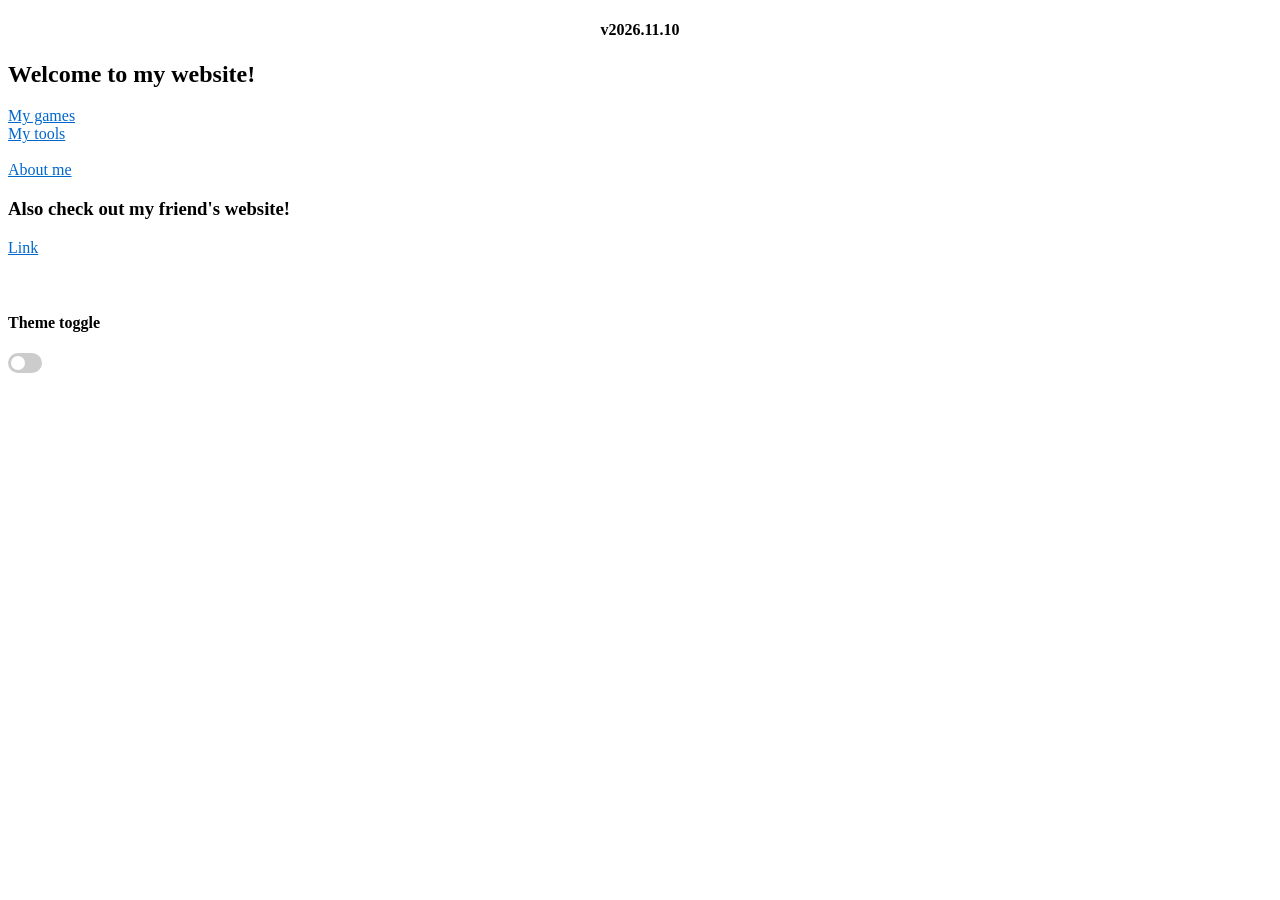
<file: index.html>
<!DOCTYPE html>
<html lang="en">
    <head>
        <meta charset="UTF-8">
        <meta name="viewport" content="width=device-width, initial-scale=1">
        <title>Oorecco</title>

        <style>
            body {
                background-color: white;
                color: black;
                transition: 0.4s;
            }

            body.dark-mode {
                background-color: #121212;
                color: white;
            }

            a {
                color: #0066cc;
                text-decoration: underline;
                transition: color 0.2s ease;
            }

            a:hover, a:focus {
                color: #004499;
                text-decoration: none;
            }
            /* The container switch box */
            .switch {
                position: relative;
                display: inline-block;
                width: 34px;
                height: 20px;
            }

            /* Hide default HTML checkbox styling */
            .switch input {
                opacity: 0;
                width: 0;
                height: 0;
            }

            /* The background track of the slider */
            .slider {
                position: absolute;
                cursor: pointer;
                top: 0;
                left: 0;
                right: 0;
                bottom: 0;
                background-color: #ccc; /* Light mode color */
                transition: 0.4s;
                border-radius: 20px;
            }

            /* The actual moving circle indicator */
            .slider:before {
                position: absolute;
                content: "";
                height: 14px;
                width: 14px;
                left: 3px;
                bottom: 3px;
                background-color: white;
                transition: 0.4s;
                border-radius: 50%;
            }

            /* Background behavior when checked */
            input:checked + .slider {
                background-color: #2196F3; /* Dark mode / Active color */
            }

            /* Moves the circle forward when checked */
            input:checked + .slider:before {
            transform: translateX(14px);
            }

        </style>
    </head>
    <body>
        <h4 id="version" style="text-align: center">v2026.11.10</h4>
        <h2>Welcome to my website!</h2>
        <a href="games">My games</a>
        <br>
        <a href="tools">My tools</a>
        <br>
        <br>
        <a href="about">About me</a>

        <br>
        <h3>Also check out my friend's website!</h3>
        <a href="https://simple-tools-xi.vercel.app">Link</a>

        <br> 
        <br>
        <br>
        <h4>Theme toggle</h4>

        <label class="switch">
            <input type="checkbox" id="theme-toggle">
            <span class="slider"></span>
        </label>

        <script>
            const toggle = document.getElementById("theme-toggle");

            toggle.addEventListener('change', () => {
                if (toggle.checked) {
                    document.body.classList.add('dark-mode');
                } else {
                    document.body.classList.remove('dark-mode');
                }
            })
        </script>
    </body>
</html>
</file>
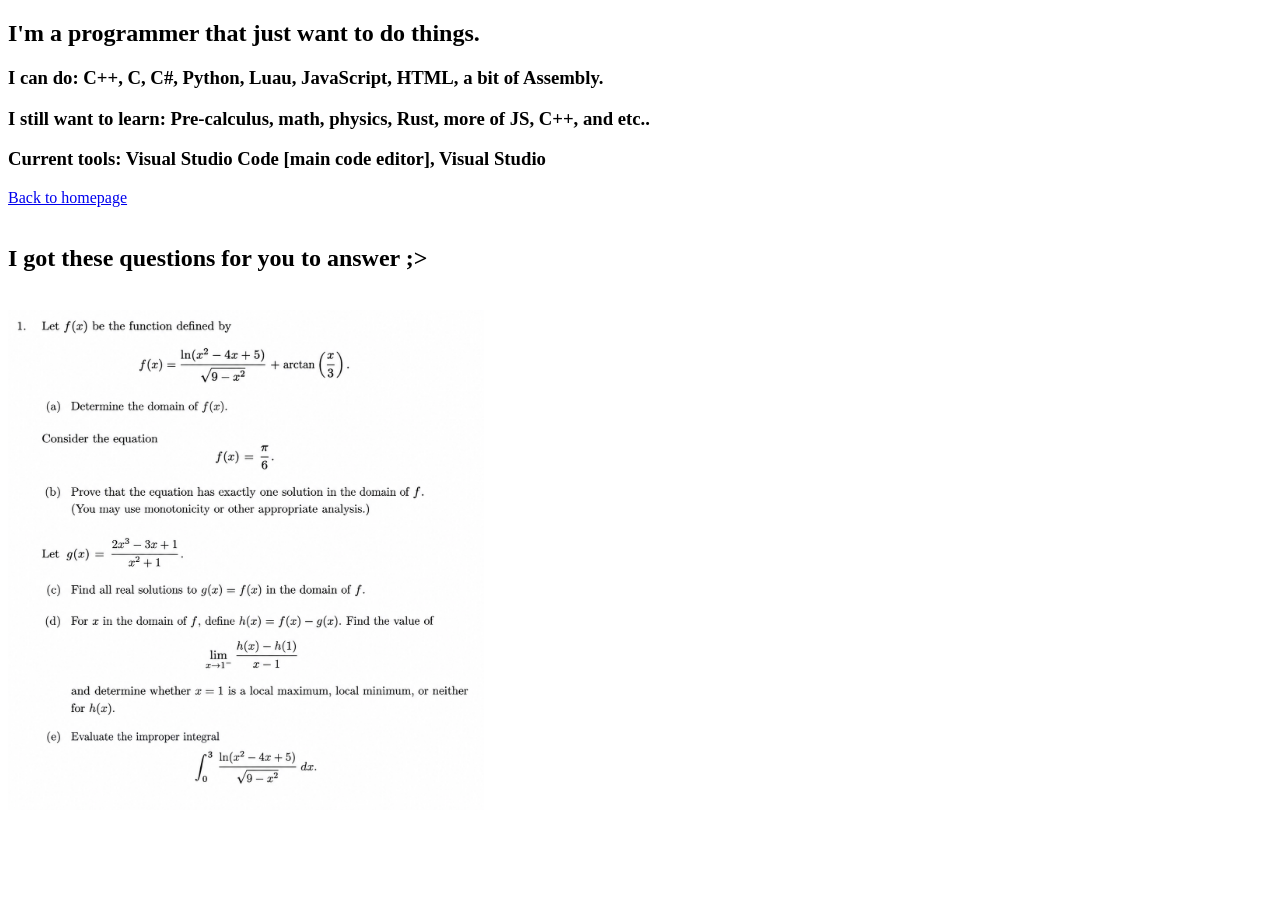
<file: about/index.html>
<!DOCTYPE html>
<html lang="en">
    <head>
        <meta charset="UTF-8">
        <meta name="viewport" content="width=device-width, initial-scale=1">
        <title>About me</title>
    </head>
    <body>
        <h2>I'm a programmer that just want to do things.</h2>

        <h3>I can do: C++, C, C#, Python, Luau, JavaScript, HTML, a bit of Assembly.</h3>
        <h3>I still want to learn: Pre-calculus, math, physics, Rust, more of JS, C++, and etc..</h3>
        <h3>Current tools: Visual Studio Code [main code editor], Visual Studio</h3>
        <a href="../">Back to homepage</a>
        <br>
        <br>
        <h2>I got these questions for you to answer ;></h2>
        <br>
        <img src="../assets/lol.png" height="500">
    </body>
</html>
</file>
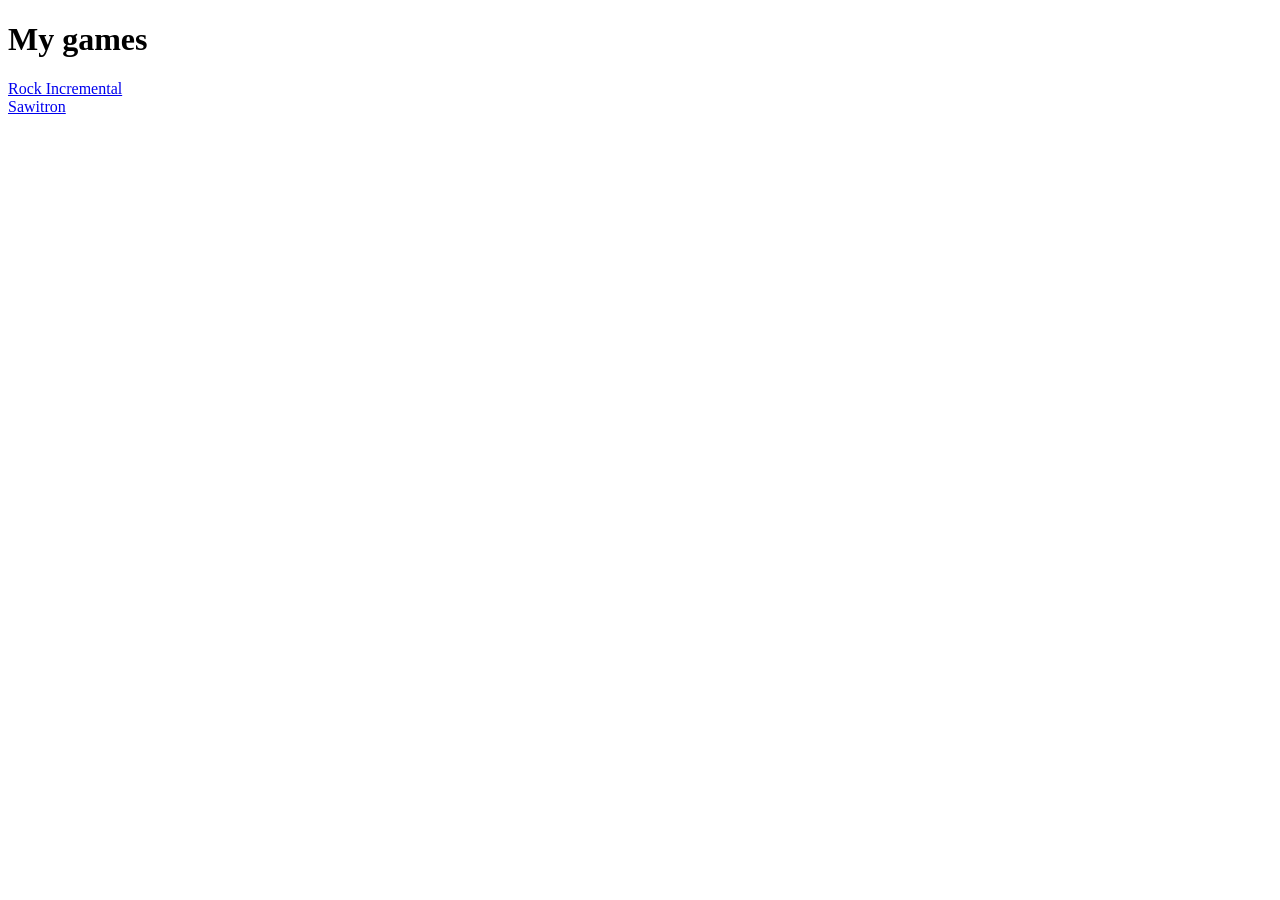
<file: games/index.html>
<!DOCTYPE html>
<html lang="en">
    <head>
        <meta charset="UTF-8">
        <meta name="viewport" content="width=device-width, initial-scale=1">
        <title>My games</title>
    </head>
    <body>
        <h1>My games</h1>
        <a href="/games/rockincremental">Rock Incremental</a>
        <br>
        <a href="/games/sawitron">Sawitron</a>
    </body>
</html>
</file>
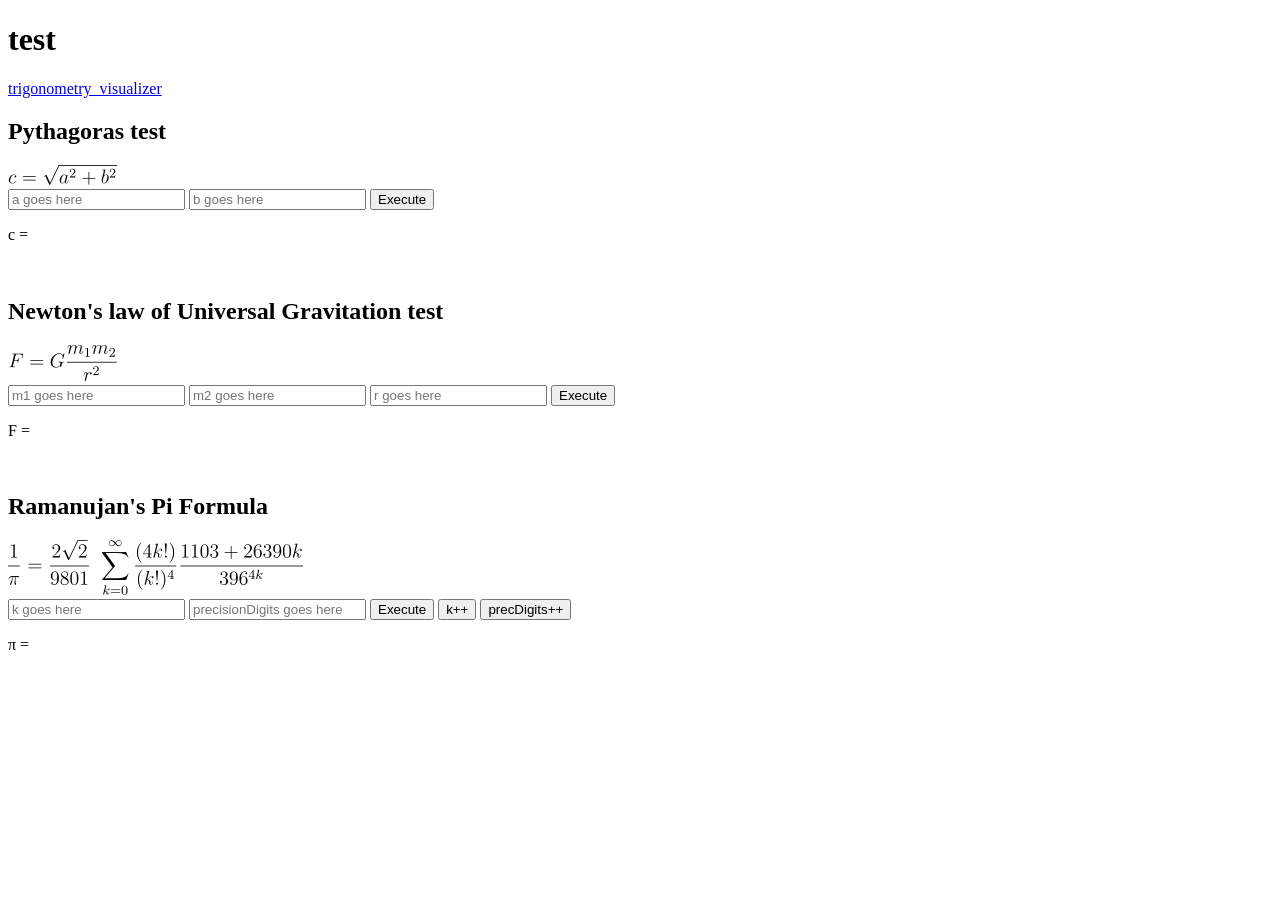
<file: tools/index.html>
<!DOCTYPE html>
<html>
    <head>
        <meta charset="UTF-8">
        <meta name="viewport" content="width=device-width, initial-scale=1">
        <title>Tools</title>
    </head> 
    <body>
        <h1>test</h1>
        <a href="../tools/trigonometry_visualizer.html">trigonometry_visualizer</a> 
        <h2>Pythagoras test</h2>
        <img src="../assets/tools/equation1.png"></img>
        <br>
        <input id="a-holder" placeholder="a goes here"></input>
        <input id="b-holder" placeholder="b goes here"></input>
        <button onclick="handleclick();">Execute</button>
        <p id="c-text"> c = </p>
        
        <br>

        <h2>Newton's law of Universal Gravitation test</h2>
        <img src="../assets/tools/equation2.png"></img>
        <br>
        <input id="m1-holder" placeholder="m1 goes here"></input>
        <input id="m2-holder" placeholder="m2 goes here"></input>
        <input id="r-holder" placeholder="r goes here"></input>
        <button onclick="anotherClick();">Execute</button>
        <p id="f-text"> F = </p>

        <br>

        <h2>Ramanujan's Pi Formula</h2>
        <img src="../assets/tools/equation3.png"></img>
        <br>
        <input id="k-holder" placeholder="k goes here"></input>
        <input id="prec-holder" placeholder="precisionDigits goes here"></input>
        <button onclick="againClick();">Execute</button>
        <button onclick='let num = Number.parseInt(document.getElementById("k-holder").value); if (Number.isNaN(num)) { document.getElementById("k-holder").value = 0;} else { num++; document.getElementById("k-holder").value = num.toString(); againClick(); }'>k++</button>
        <button onclick='let num2 = Number.parseInt(document.getElementById("prec-holder").value); if (Number.isNaN(num2)) { document.getElementById("prec-holder").value = 0;} else { num2++; document.getElementById("prec-holder").value = num2.toString(); againClick(); }'>precDigits++</button>
        <p id="pi-text">π = </p>

        <script src="../tools/js/main.js"></script>
    </body>
</html>
</file>
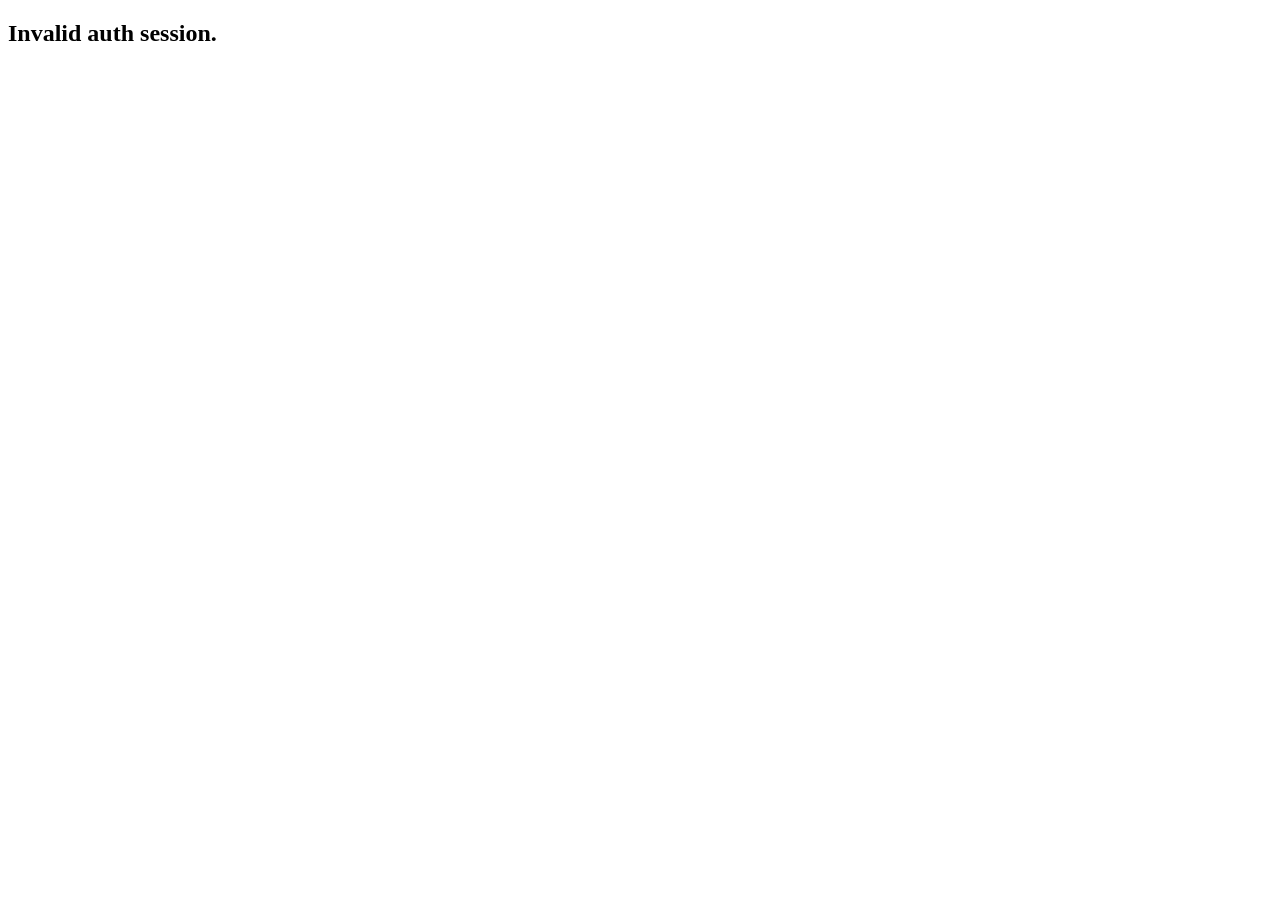
<file: auth/callback/index.html>
<!DOCTYPE html>
<html lang="en">
    <head>
        <meta charset="UTF-8">
        <title>Authenticating..</title>
    </head>
    <body>
        <div>
            <h2 id="auth-status">Logging you in, please wait..</h2>
        </div>

        <script>
            const COOKIE_PATH = window.location.pathname.replace(/[^/]*$/, '');

            // HELPER FUNCTIONS
            function setCookie(name, value, maxAgeSeconds) {
                document.cookie = name + '=' + encodeURIComponent(value) + 
                    '; Max-Age=' + Math.max(0, Math.floor(maxAgeSeconds)) +
                    '; Path=' + COOKIE_PATH +
                    '; SameSite=Lax' + 
                    'Secure';
            }

            function getCookie(name) {
                const match = document.cookie.split('; ').find(c => c.startsWith(name + "="));
                return match ? decodeURIComponent(match.substring(name.length + 1)) : null;
            }

            function deleteCookie(name) {
                document.cookie = name + '=; Max-Age=0; Path=' + COOKIE_PATH;
            }

            (function() {
                const authText = document.getElementById("auth-status");
                const hash = window.location.hash;

                if (!hash) {
                    authText.innerHTML = "Invalid auth session.";
                    return;
                }

                const params = new URLSearchParams(hash.substring(1));
                const token = params.get('access_token');
                const error = params.get('error');
                const state = params.get('state');
                const expiresIn = params.get('expires_in')

                window.history.replaceState({}, document.title, window.location.pathname + window.location.search);
                
                if (window.opener) {
                    window.opener.postMessage({
                        type: 'OAUTH_SUCCESS',
                        accessToken: token,
                        state: state,
                        error: error,
                        expires_in: expiresIn
                    }, window.location.origin);
                }
                window.close();
            })();
        </script>
    </body>
</html>
</file>
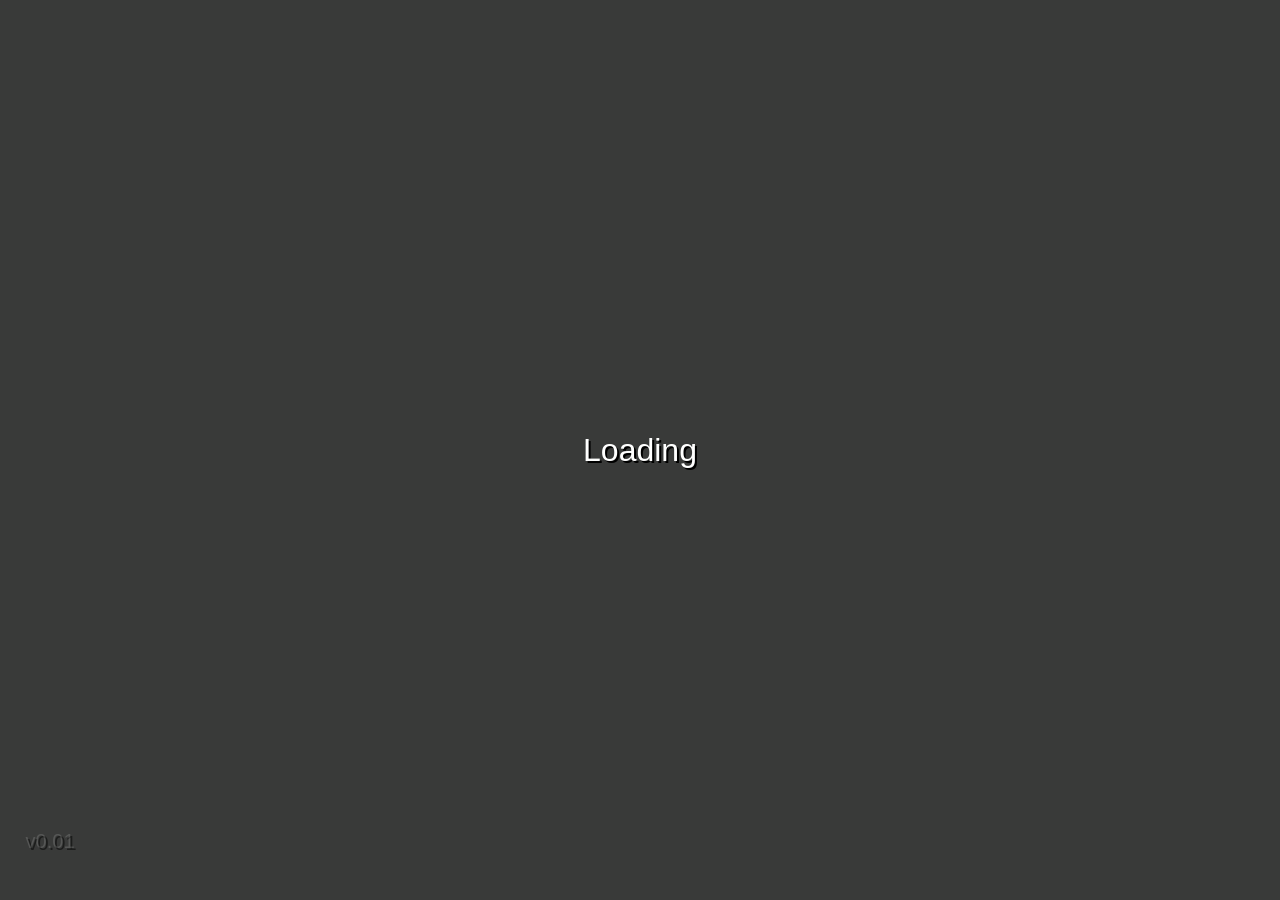
<file: games/rockincremental/index.html>
<!DOCTYPE html>
<html lang="en">
    <head>
        <meta charset="UTF-8">
        <meta name="viewport" content="width=device-width, initial-scale=1">
        <title>Rock Incremental</title>
        <link rel="stylesheet" href="../rockincremental/style.css">
    </head>
    <body>
        <div id="sleepmode-screen" hidden="true"></div>
        <div id="loading-screen">
            <p id="loading-text">Loading</p>
            <p id="version">vx.xx</p>
        </div>
        <div id="loading-save" hidden="true">
            <p id="save-text">Loading save file..</p>
        </div>

        <div id="achievements-ui" hidden="true">
            <p id="ach-name">ach name</p>
            <p id="ach-desc">ach desc</p>
            <p id="ach-reward">reward</p>
        </div>

        <div id="app-layout">
             <nav id="sidebar">
                <div id="sidebar-tabs">
                    <button class="nav-tab active" data-tab="combat">
                        <span class="nav-icon">1.</span>
                        <span class="nav-label">Combat</span>
                    </button>

                    <button class="nav-tab" data-tab="idk">
                        <span class="nav-icon">2.</span>
                        <span class="nav-label">idk</span>
                    </button>

                    <button class="nav-tab" data-tab="idk2">
                        <span class="nav-icon">3.</span>
                        <span class="nav-label">idk2</span>
                    </button>

                    <button class="nav-tab" data-tab="idk3">
                        <span class="nav-icon">4.</span>
                        <span class="nav-label">idk3</span>
                    </button>

                    <button class="nav-tab" data-tab="idk4">
                        <span class="nav-icon">5.</span>
                        <span class="nav-label">idk4</span>
                    </button>

                    <button class="nav-tab" data-tab="achievements">
                        <span class="nav-icon">6.</span>
                        <span class="nav-label">Achievements</span>
                    </button>

                    <button class="nav-tab" data-tab="settings">
                        <span class="nav-icon">7.</span>
                        <span class="nav-label">Settings</span>
                    </button>
                </div>
            </nav>

            <main id="main-content">
                <section class="game-tab" id="game">
                    <div id="main-area">
                        <h2 style="text-align: center">🪨 <span id="rock-counter">0</span></h2>
                        <div id="upgrade-area">
                            <button id="miner1-upgrade" onclick="Game.upgradeMiner('miner1', Game.bulkCount);">5 [1, 1.0 sps]</button>
                            <button id="miner2-upgrade" onclick="Game.upgradeMiner('miner2', Game.bulkCount);">50 [0, 0.4 sps]</button>
                            <button id="miner3-upgrade" onclick="Game.upgradeMiner('miner3', Game.bulkCount);">500 [0, 0.2 sps]</button>
                            <button id="miner4-upgrade" onclick="Game.upgradeMiner('miner4', Game.bulkCount);">5000 [0, 0.1 sps]</button>
                            <button id="miner5-upgrade" onclick="Game.upgradeMiner('miner5', Game.bulkCount);">5000 [0, 0.05 sps]</button>
                        </div>

                        <div id="upgrade-helpers">
                            <button id="bulk-counter" onclick="Game.changeBulk();">1</button>
                            <button onclick="Game.buyAllMiners();">Buy All [B]</button>
                        </div>
                        
                    </div>
                </section>

                <section class="game-tab" id="idk" hidden>
                    <div class="tab-container">
                        <h2>idk</h2>
                        <p>hahaadfh</p>
                    </div>
                </section>

                <section class="game-tab" id="idk2" hidden>
                    <div class="tab-container">
                        <h2>idk2</h2>
                        <p>haasfwfasdfh</p>
                    </div>
                </section>

                <section class="game-tab" id="idk3" hidden>
                    <div class="tab-container">
                        <h2>idk3</h2>
                        <p>ansjfnalk</p>
                    </div>
                </section>

                <section class="game-tab" id="idk4" hidden>
                    <div class="tab-container">
                        <h2>achievements</h2>
                        <p>hahhhh</p>
                    </div>
                </section>

                <section class="game-tab" id="achievements" hidden>
                    <div class="tab-container">
                        <h2>achievements</h2>
                        <p>lolh</p>
                    </div>
                </section>

                <section class="game-tab" id="settings" hidden>
                    <div class="tab-container "id="settings-area">
                        <label id="autosave-interval-label" class="labels">Autosave interval: 30s</label>
                        <br>    
                        <input type="range" id="autosave-setting" name="autosave-interval" oninput="document.getElementById('autosave-interval-label').innerHTML = `Autosave interval: ${this.value}s`" onchange="Game.changeSetting('autosave_interval', Number.parseInt(this.value, 10))" min="10" max="60" value="30" step="5">
                        <br>
                        <label id="notation-label" class="labels">Notation type</label>
                        <br>
                        <select name="notations" onchange="Game.changeSetting('notations', this.value)" id="notations">
                            <option value="normal">Normal</option>
                            <option value="scientific">Scientific</option>
                            <option value="engineering">Engineering</option>
                        </select>
                        <br>
                        <br>
                        <button id="music-toggle" onclick="Game.changeSetting('music_toggle')">Music: on</button>
                        <button id="sleepmode-toggle" onclick="Game.changeSetting('sleepmode_toggle')">Sleep mode: off</button>
                        <br>
                        <button onclick="Game.save();">Local Save</button>
                        <button onclick="Game.saveToCloud(Game.parseSaveFile());">Cloud Save</button>
                        <br>
                        <button onclick="Game.loginWithGoogle();">Login with Google</button>
                        <button onclick="Game.logoutWithGoogle();">Logout with Google</button>
                        <br>
                        <p id="status-text" hidden="true">lorem ipsum</p>
                        <p id="login-status">isLogin = false;</p>
                    </div>
                </section>
            </main>
        </div>

        <script type="module" src="../../utils/js/utils.js"></script>
        <script src="../../utils/js/break_infinity.js"></script>
        <script type="module" src="../rockincremental/js/main.js"></script>
    </body>
</html>
</file>
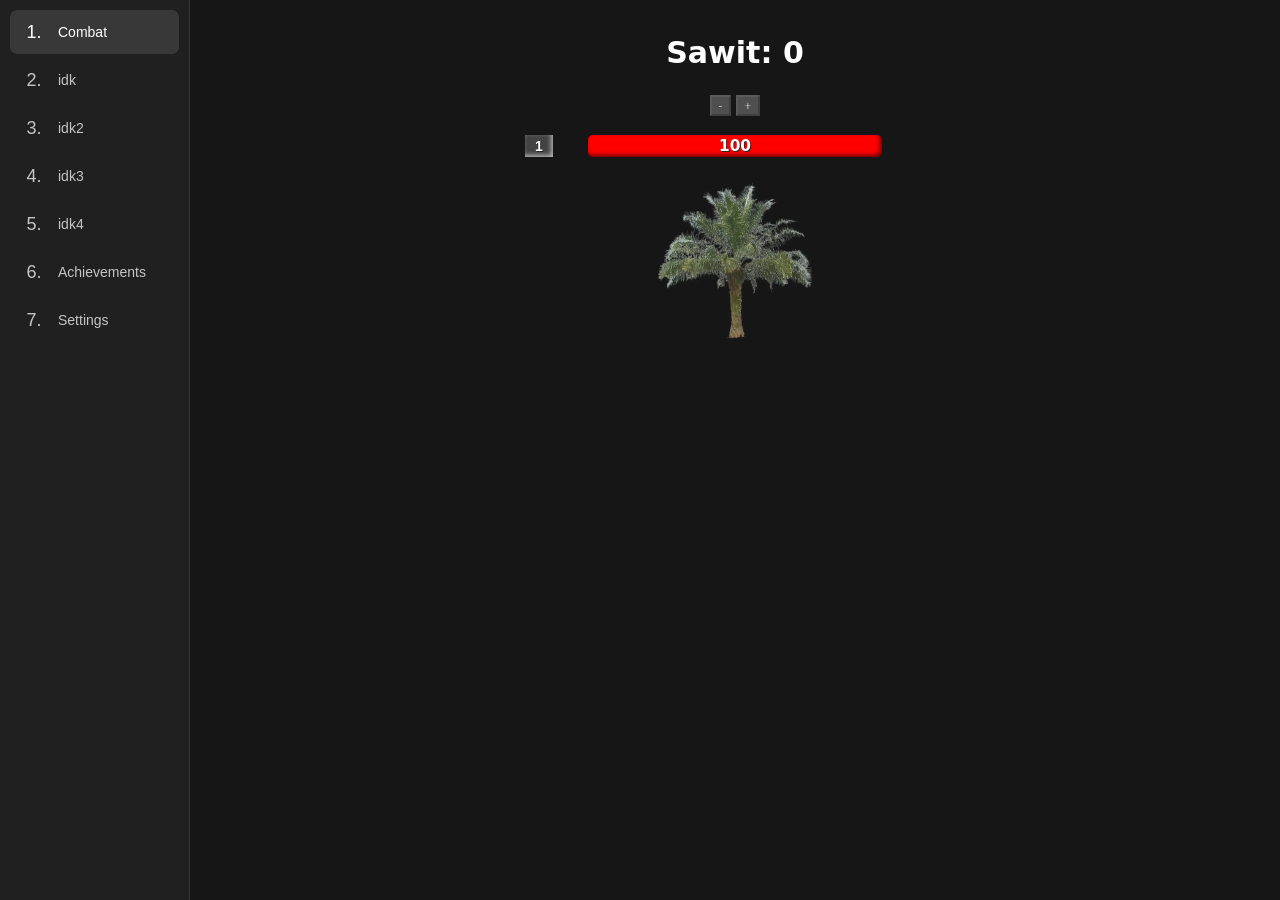
<file: games/sawitron/index.html>
<!DOCTYPE html>
<html lang="en">
    <head>
        <meta charset="UTF-8">
        <meta name="viewport" content="width=device-width, initial-scale=1">
        <title>Sawitron</title>
        <link rel="stylesheet" href="/games/sawitron/style.css">
    </head>
    <body>
        <div id="sleepMode-screen"> </div>
        <div id="loading-screen">
            
        </div>
        <div id="app-layout">
            <nav id="sidebar">
                <div id="sidebar-tabs">
                    <button class="nav-tab active" data-tab="combat">
                        <span class="nav-icon">1.</span>
                        <span class="nav-label">Combat</span>
                    </button>

                    <button class="nav-tab" data-tab="idk">
                        <span class="nav-icon">2.</span>
                        <span class="nav-label">idk</span>
                    </button>

                    <button class="nav-tab" data-tab="idk2">
                        <span class="nav-icon">3.</span>
                        <span class="nav-label">idk2</span>
                    </button>

                    <button class="nav-tab" data-tab="idk3">
                        <span class="nav-icon">4.</span>
                        <span class="nav-label">idk3</span>
                    </button>

                    <button class="nav-tab" data-tab="idk4">
                        <span class="nav-icon">5.</span>
                        <span class="nav-label">idk4</span>
                    </button>

                    <button class="nav-tab" data-tab="achievements">
                        <span class="nav-icon">6.</span>
                        <span class="nav-label">Achievements</span>
                    </button>

                    <button class="nav-tab" data-tab="settings">
                        <span class="nav-icon">7.</span>
                        <span class="nav-label">Settings</span>
                    </button>
                </div>
            </nav>

            <main id="main-content">
                <section class="game-tab" id="combat">
                    <div id="main-area">
                        <div id="main-container">
                            <h2 class="counter">
                                Sawit: <span id="sawit-counter">0</span>
                            </h2>
                            
                            <div id="setlevel-container">
                                <button id="low-level">-</button>
                                <button id="high-level">+</button>
                            </div>

                            <br>
                            
                            <div id="enemy-info">
                                <div id="level-frame">
                                    <label id="level-label">1</label>
                                </div>

                                <div class="progress-container">
                                    <div id="progress-hp"></div>
                                    <div id="progress-hp-bg"></div>
                                    <label id="progress-hp-label">100</label>
                                </div>
                            </div>
                            <br>

                            <img id="main-sawit" src="../../assets/sawitron/sawit.webp">
                        </div>
                    </div>
                </section>

                <section class="game-tab" id="idk" hidden>
                    <div class="tab-container">
                        <h2>Idk what to do lol</h2>
                        <p>Look here it is something... fhhahhhh</p>
                    </div>
                </section>

                <section class="game-tab" id="idk2" hidden>
                    <div class="tab-container">
                        <h2>Idk v2</h2>
                        <p>Look herething... fhhahhhh</p>
                    </div>
                </section>

                <section class="game-tab" id="idk3" hidden>
                    <div class="tab-container">
                        <h2>Idk v3</h2>
                        <p>Look here it is sog... fhhahhhh</p>
                    </div>
                </section>

                <section class="game-tab" id="idk4" hidden>
                    <div class="tab-container">
                        <h2>Idk v4</h2>
                        <p>... fhhahhhh</p>
                    </div>
                </section>

                <section class="game-tab" id="achievements" hidden>
                    <div class="tab-container">
                        <h2>achievements</h2>
                        <p>hahhhh</p>
                    </div>
                </section>

                <section class="game-tab" id="settings" hidden>
                    <div class="tab-container" id="settings-area">
                        <label class="labels">Notation type</label>
                        
                        <select name="notations" onchange="Game.changeSetting('notations', this.value)" id="notations">
                            <option value="normal">Normal</option>
                            <option value="scientific">Scientific</option>
                            <option value="engineering">Engineering</option>
                        </select>
                        
                        <label class="labels">Sawit SFX</label>
                        
                        <select name="sawitSFX" onchange="Game.changeSetting('sawitSFX', this.value)" id="sawitSFX">
                            <option value="none">None</option>
                            <option value="akan_saya_lawan">AKAN SAYA LAWAN</option>
                            <option value="bajingan_prabowo">BAJINGAN</option>
                            <option value="berpikir_secara_logika">BERPIKIR SECARA LOGIKA</option>
                            <option value="diantaraku_dan_sawit">DIANTARAKU DAN SAWIT</option>
                            <option value="fahhhhhh">FAHHHHHH</option>
                            <option value="get_out">GET OUT</option>
                            <option value="hey_antek2_aseng">HEY ANTEK ANTEK ASENG</option>
                            <option value="hey_antek2_aseng_v2">HEY ANTEK ANTEK ASENG V2</option>
                            <option value="hidup_jokowi">HIDUP JOKOWI</option>
                            <option value="iwak_tempe">IWAK TEMPE</option>
                            <option value="jokowi_kaget">KAGETT</option>
                            <option value="jokowi_saya_akan_lawan">SAYA AKAN LAWAN</option>
                            <option value="mas_anies2_prabowo">MAS ANIES2</option>
                            <option value="metal_pipe">METAL PIPE</option>
                            <option value="ndasmu">NDASMU</option>
                            <option value="prabowo_10_6">10 + 6 = 17</option>
                            <option value="prabowo_emng_gw_pikirin">EMANG GUE PIKIRIN</option>
                            <option value="prabowo_nyenye">NYE NYE</option>
                            <option value="prabowo_sodara2">SODARA SODARA</option>
                            <option value="prabowo_sorryye">SORRY YE</option>
                            <option value="rakyatdesa_gkpakedollar">RAKYAT DI DESA GAK PAKE DOLLAR KOK</option>
                            <option value="saking_pintar_jadi_gblk">SAKING PINTARNYA JADI GBLK</option>
                            <option value="vine_boom">VINE BOOM</option>
                            <option value="woo_celeng_gufron">WOOOO CELENGG</option>
                        </select>
                        
                        <button id="music-toggle" onclick="Game.changeSetting('music_toggle')">Music: on</button>
                        <button id="sfx-toggle" onclick="Game.changeSetting('sfx_toggle')">SFX: on</button>
                    </div>
                </section>
            </main>
        </div>
        <script type="module" src="/utils/js/utils.js"></script>
        <script src="/utils/js/break_infinity.js"></script>
        <script type="module" src="/games/sawitron/js/main.js"></script>
    </body>
</html>
</file>
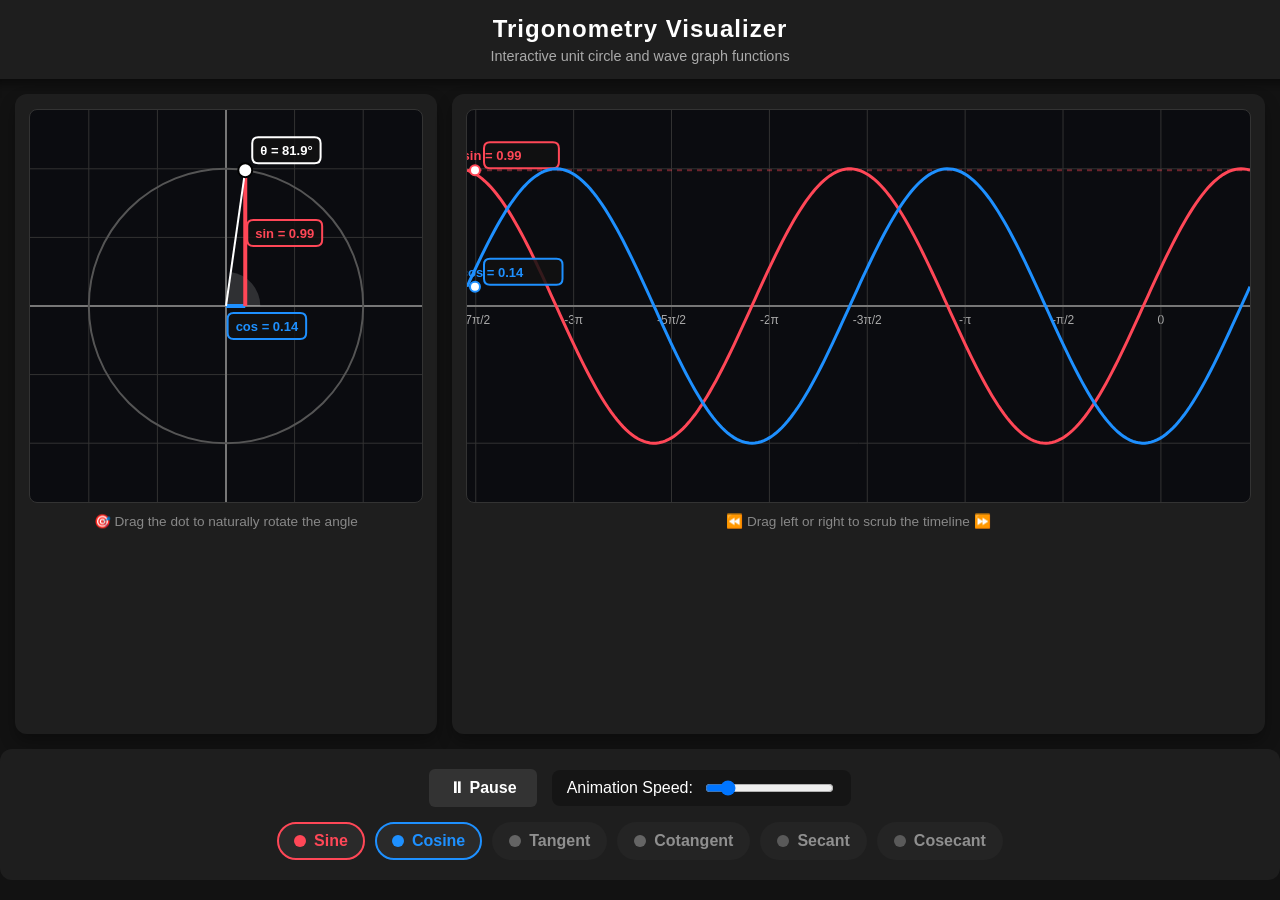
<file: tools/trigonometry_visualizer.html>
<!DOCTYPE html>
<html lang="en">
<head>
    <meta charset="UTF-8">
    <meta name="viewport" content="width=device-width, initial-scale=1.0, maximum-scale=1.0, user-scalable=no">
    <title>Interactive Trigonometry Waves</title>
    <style>
        :root {
            --bg-color: #121212;
            --panel-bg: #1e1e1e;
            --text-color: #ffffff;
            --grid-color: #333333;
            --axis-color: #777777;
            
            /* Vibrant Colors */
            --sin-col: #ff4757;
            --cos-col: #1e90ff;
            --tan-col: #2ed573;
            --cot-col: #ffa502;
            --sec-col: #9c88ff;
            --csc-col: #ff7f50;
        }

        body {
            margin: 0;
            padding: 0;
            background-color: var(--bg-color);
            color: var(--text-color);
            font-family: 'Segoe UI', Roboto, Helvetica, Arial, sans-serif;
            display: flex;
            flex-direction: column;
            align-items: center;
            min-height: 100vh;
        }

        .header {
            text-align: center;
            padding: 15px;
            width: 100%;
            background-color: var(--panel-bg);
            box-shadow: 0 4px 10px rgba(0,0,0,0.5);
            z-index: 10;
        }

        .header h1 { margin: 0; font-size: 1.5rem; letter-spacing: 1px; }
        .header p { margin: 5px 0 0 0; font-size: 0.9rem; color: #aaa; }

        .main-container {
            display: flex;
            flex-direction: row;
            width: 100%;
            max-width: 1400px;
            flex: 1;
            padding: 15px;
            box-sizing: border-box;
            gap: 15px;
        }

        .canvas-wrapper {
            background-color: var(--panel-bg);
            border-radius: 12px;
            padding: 15px;
            box-shadow: 0 8px 16px rgba(0,0,0,0.3);
            display: flex;
            flex-direction: column;
            align-items: center;
        }

        #circle-container { flex: 1; max-width: 450px; }
        #wave-container { flex: 2; }

        canvas {
            background-color: #0b0c10;
            border-radius: 8px;
            width: 100%;
            touch-action: none;
            cursor: grab;
            border: 1px solid #333;
        }
        canvas:active { cursor: grabbing; }

        .hint { margin-top: 10px; font-size: 0.85rem; color: #888; text-align: center; }

        .controls {
            width: 100%;
            max-width: 1400px;
            background-color: var(--panel-bg);
            padding: 20px;
            box-sizing: border-box;
            border-radius: 12px;
            margin-bottom: 20px;
            display: flex;
            flex-direction: column;
            gap: 15px;
        }

        .top-controls {
            display: flex;
            align-items: center;
            gap: 15px;
            flex-wrap: wrap;
            justify-content: center;
        }

        .slider-container {
            display: flex;
            align-items: center;
            gap: 10px;
            background: rgba(0,0,0,0.3);
            padding: 8px 15px;
            border-radius: 8px;
        }

        button {
            background-color: #333;
            color: white;
            border: none;
            padding: 10px 20px;
            border-radius: 6px;
            cursor: pointer;
            font-size: 1rem;
            font-weight: bold;
            transition: 0.2s;
        }
        button:hover { background-color: #444; }

        .toggles {
            display: flex;
            flex-wrap: wrap;
            gap: 10px;
            justify-content: center;
        }

        .toggle-btn {
            display: flex;
            align-items: center;
            gap: 8px;
            padding: 8px 15px;
            background-color: #2a2a2a;
            border-radius: 20px;
            cursor: pointer;
            user-select: none;
            border: 2px solid transparent;
            transition: all 0.2s;
            font-weight: bold;
        }

        .toggle-btn input { display: none; }
        .toggle-btn .indicator { width: 12px; height: 12px; border-radius: 50%; }

        /* Toggle Colors & Active States */
        .toggle-btn.sin.active { border-color: var(--sin-col); color: var(--sin-col); }
        .toggle-btn.cos.active { border-color: var(--cos-col); color: var(--cos-col); }
        .toggle-btn.tan.active { border-color: var(--tan-col); color: var(--tan-col); }
        .toggle-btn.cot.active { border-color: var(--cot-col); color: var(--cot-col); }
        .toggle-btn.sec.active { border-color: var(--sec-col); color: var(--sec-col); }
        .toggle-btn.csc.active { border-color: var(--csc-col); color: var(--csc-col); }

        .toggle-btn.sin .indicator { background-color: var(--sin-col); }
        .toggle-btn.cos .indicator { background-color: var(--cos-col); }
        .toggle-btn.tan .indicator { background-color: var(--tan-col); }
        .toggle-btn.cot .indicator { background-color: var(--cot-col); }
        .toggle-btn.sec .indicator { background-color: var(--sec-col); }
        .toggle-btn.csc .indicator { background-color: var(--csc-col); }
        
        .toggle-btn:not(.active) { filter: grayscale(100%); opacity: 0.5; }

        @media (max-width: 850px) {
            .main-container { flex-direction: column; }
            #circle-container { max-width: 100%; }
        }
    </style>
</head>
<body>

    <div class="header">
        <h1>Trigonometry Visualizer</h1>
        <p>Interactive unit circle and wave graph functions</p>
    </div>

    <div class="main-container">
        <div class="canvas-wrapper" id="circle-container">
            <canvas id="circleCanvas"></canvas>
            <div class="hint">🎯 Drag the dot to naturally rotate the angle</div>
        </div>
        
        <div class="canvas-wrapper" id="wave-container">
            <canvas id="waveCanvas"></canvas>
            <div class="hint">⏪ Drag left or right to scrub the timeline ⏩</div>
        </div>
    </div>

    <div class="controls">
        <div class="top-controls">
            <button id="playBtn">⏸ Pause</button>
            <div class="slider-container">
                <span>Animation Speed:</span>
                <input type="range" id="speedSlider" min="0.005" max="0.08" step="0.005" value="0.015">
            </div>
        </div>

        <div class="toggles">
            <label class="toggle-btn sin active"><input type="checkbox" value="sin" checked><div class="indicator"></div> Sine</label>
            <label class="toggle-btn cos active"><input type="checkbox" value="cos" checked><div class="indicator"></div> Cosine</label>
            <label class="toggle-btn tan"><input type="checkbox" value="tan"><div class="indicator"></div> Tangent</label>
            <label class="toggle-btn cot"><input type="checkbox" value="cot"><div class="indicator"></div> Cotangent</label>
            <label class="toggle-btn sec"><input type="checkbox" value="sec"><div class="indicator"></div> Secant</label>
            <label class="toggle-btn csc"><input type="checkbox" value="csc"><div class="indicator"></div> Cosecant</label>
        </div>
    </div>

    <script>
        const circleCanvas = document.getElementById('circleCanvas');
        const waveCanvas = document.getElementById('waveCanvas');
        const ctxC = circleCanvas.getContext('2d');
        const ctxW = waveCanvas.getContext('2d');

        const playBtn = document.getElementById('playBtn');
        const speedSlider = document.getElementById('speedSlider');
        const checkboxes = document.querySelectorAll('.toggle-btn input');

        let isPlaying = true;
        let angle = 0.5;
        let speed = 0.015;

        // Math Data
        const trig = {
            sin: { color: '#ff4757', show: true, fn: Math.sin },
            cos: { color: '#1e90ff', show: true, fn: Math.cos },
            tan: { color: '#2ed573', show: false, fn: Math.tan },
            cot: { color: '#ffa502', show: false, fn: a => 1 / Math.tan(a) },
            sec: { color: '#9c88ff', show: false, fn: a => 1 / Math.cos(a) },
            csc: { color: '#ff7f50', show: false, fn: a => 1 / Math.sin(a) }
        };

        // Resize Handling
        let cw, ww, h;
        function resize() {
            const ccWrap = document.getElementById('circle-container');
            const wcWrap = document.getElementById('wave-container');
            
            cw = Math.max(200, ccWrap.clientWidth - 30);
            circleCanvas.width = cw;
            circleCanvas.height = cw;

            ww = Math.max(200, wcWrap.clientWidth - 30);
            waveCanvas.width = ww;
            waveCanvas.height = cw; // Match height

            if (!isPlaying) draw();
        }

        window.addEventListener('resize', resize);
        resize();

        // UI Listeners
        playBtn.addEventListener('click', () => {
            isPlaying = !isPlaying;
            playBtn.textContent = isPlaying ? "⏸ Pause" : "▶ Play";
        });

        speedSlider.addEventListener('input', (e) => {
            speed = parseFloat(e.target.value);
        });

        checkboxes.forEach(cb => {
            cb.addEventListener('change', (e) => {
                trig[e.target.value].show = e.target.checked;
                if (e.target.checked) e.target.parentElement.classList.add('active');
                else e.target.parentElement.classList.remove('active');
                if (!isPlaying) draw();
            });
        });

        // --- INTERACTIVITY LOGIC ---
        let isDraggingCircle = false;
        let isDraggingWave = false;
        let lastDragX = 0;
        let prevAtan = null;

        function getPointer(e, cvs) {
            let rect = cvs.getBoundingClientRect();
            let x = e.touches ? e.touches[0].clientX : e.clientX;
            let y = e.touches ? e.touches[0].clientY : e.clientY;
            return { x: x - rect.left, y: y - rect.top };
        }

        function startCircleDrag(e) {
            e.preventDefault();
            isDraggingCircle = true;
            let pt = getPointer(e, circleCanvas);
            prevAtan = Math.atan2((cw/2) - pt.y, pt.x - (cw/2));
        }

        function moveCircleDrag(e) {
            if (!isDraggingCircle) return;
            e.preventDefault();
            let pt = getPointer(e, circleCanvas);
            
            let currentAtan = Math.atan2((cw/2) - pt.y, pt.x - (cw/2));
            let delta = currentAtan - prevAtan;
            
            if (delta > Math.PI) delta -= 2 * Math.PI;
            if (delta < -Math.PI) delta += 2 * Math.PI;

            angle += delta;
            prevAtan = currentAtan;
            if (!isPlaying) draw();
        }

        function startWaveDrag(e) {
            e.preventDefault();
            isDraggingWave = true;
            lastDragX = getPointer(e, waveCanvas).x;
        }

        function moveWaveDrag(e) {
            if (!isDraggingWave) return;
            e.preventDefault();
            let x = getPointer(e, waveCanvas).x;
            let dx = x - lastDragX;
            
            let pixelsPerRadian = ww / (4 * Math.PI); 
            angle -= dx / pixelsPerRadian; 
            
            lastDragX = x;
            if (!isPlaying) draw();
        }

        function endDrag() {
            isDraggingCircle = false;
            isDraggingWave = false;
        }

        circleCanvas.addEventListener('mousedown', startCircleDrag);
        window.addEventListener('mousemove', moveCircleDrag);
        waveCanvas.addEventListener('mousedown', startWaveDrag);
        window.addEventListener('mousemove', moveWaveDrag);
        window.addEventListener('mouseup', endDrag);

        circleCanvas.addEventListener('touchstart', startCircleDrag, {passive: false});
        window.addEventListener('touchmove', moveCircleDrag, {passive: false});
        waveCanvas.addEventListener('touchstart', startWaveDrag, {passive: false});
        window.addEventListener('touchmove', moveWaveDrag, {passive: false});
        window.addEventListener('touchend', endDrag);

        // --- DRAWING HELPERS ---
        function drawLine(ctx, x1, y1, x2, y2, color, width, dash = []) {
            ctx.beginPath();
            ctx.moveTo(x1, y1);
            ctx.lineTo(x2, y2);
            ctx.strokeStyle = color;
            ctx.lineWidth = width;
            if (dash.length) ctx.setLineDash(dash);
            ctx.stroke();
            ctx.setLineDash([]);
        }

        function drawFloatingLabel(ctx, text, x, y, color) {
            ctx.font = "bold 13px sans-serif";
            let width = ctx.measureText(text).width;
            let padX = 8, padY = 6;
            
            let rectX = x - padX;
            let rectY = y - 12 - padY;
            let rectW = width + (padX * 2);
            let rectH = 14 + (padY * 2);
            let r = 6;

            ctx.fillStyle = 'rgba(18, 18, 18, 0.85)';
            ctx.beginPath();
            ctx.moveTo(rectX + r, rectY);
            ctx.lineTo(rectX + rectW - r, rectY);
            ctx.quadraticCurveTo(rectX + rectW, rectY, rectX + rectW, rectY + r);
            ctx.lineTo(rectX + rectW, rectY + rectH - r);
            ctx.quadraticCurveTo(rectX + rectW, rectY + rectH, rectX + rectW - r, rectY + rectH);
            ctx.lineTo(rectX + r, rectY + rectH);
            ctx.quadraticCurveTo(rectX, rectY + rectH, rectX, rectY + rectH - r);
            ctx.lineTo(rectX, rectY + r);
            ctx.quadraticCurveTo(rectX, rectY, rectX + r, rectY);
            ctx.closePath();
            ctx.fill();
            
            ctx.strokeStyle = color;
            ctx.lineWidth = 2;
            ctx.stroke();

            ctx.fillStyle = color;
            ctx.fillText(text, x, y);
        }

        function getDeg(a) {
            let res = a % (2 * Math.PI);
            if (res < 0) res += 2 * Math.PI;
            return (res * (180 / Math.PI)).toFixed(1);
        }

        // --- MAIN GRAPHICS ---
        function drawCircleCanvas() {
            ctxC.clearRect(0, 0, cw, cw);
            const cx = cw / 2;
            const cy = cw / 2;
            const r = cw * 0.35;

            // Grid
            ctxC.strokeStyle = '#333';
            ctxC.lineWidth = 1;
            ctxC.beginPath();
            for(let i = -3; i <= 3; i++) {
                ctxC.moveTo(cx + i*(r/2), 0); ctxC.lineTo(cx + i*(r/2), cw);
                ctxC.moveTo(0, cy + i*(r/2)); ctxC.lineTo(cw, cy + i*(r/2));
            }
            ctxC.stroke();

            // Axes
            drawLine(ctxC, 0, cy, cw, cy, '#777', 2);
            drawLine(ctxC, cx, 0, cx, cw, '#777', 2);

            // Unit Circle
            ctxC.beginPath();
            ctxC.arc(cx, cy, r, 0, Math.PI * 2);
            ctxC.strokeStyle = '#555';
            ctxC.lineWidth = 2;
            ctxC.stroke();

            // Math Values
            const pX = cx + Math.cos(angle) * r;
            const pY = cy - Math.sin(angle) * r;
            let t = Math.tan(angle);
            let ct = 1 / t;
            let secVal = 1 / Math.cos(angle);
            let cscVal = 1 / Math.sin(angle);

            // Colored Arc Angle
            ctxC.beginPath();
            ctxC.moveTo(cx, cy);
            ctxC.arc(cx, cy, r * 0.25, 0, -angle, angle > 0); 
            ctxC.fillStyle = 'rgba(255, 255, 255, 0.15)';
            ctxC.fill();

            // Auxiliary Context Lines
            if (trig.tan.show || trig.sec.show) drawLine(ctxC, cx + r, 0, cx + r, cw, '#444', 1.5, [4,4]);
            if (trig.cot.show || trig.csc.show) drawLine(ctxC, 0, cy - r, cw, cy - r, '#444', 1.5, [4,4]);

            // Draw Functions Geometry
            if (trig.sec.show && Math.abs(t) < 50) drawLine(ctxC, cx, cy, cx + r, cy - t * r, trig.sec.color, 4);
            if (trig.csc.show && Math.abs(ct) < 50) drawLine(ctxC, cx, cy, cx + ct * r, cy - r, trig.csc.color, 4);
            if (trig.tan.show && Math.abs(t) < 50) drawLine(ctxC, cx + r, cy, cx + r, cy - t * r, trig.tan.color, 4);
            if (trig.cot.show && Math.abs(ct) < 50) drawLine(ctxC, cx, cy - r, cx + ct * r, cy - r, trig.cot.color, 4);
            
            if (trig.cos.show) drawLine(ctxC, cx, cy, pX, cy, trig.cos.color, 4);
            if (trig.sin.show) drawLine(ctxC, pX, cy, pX, pY, trig.sin.color, 4);

            // Hypotenuse
            drawLine(ctxC, cx, cy, pX, pY, '#ffffff', 2);

            // Dot
            ctxC.beginPath();
            ctxC.arc(pX, pY, 7, 0, Math.PI * 2);
            ctxC.fillStyle = '#ffffff';
            ctxC.fill();
            ctxC.strokeStyle = '#000';
            ctxC.lineWidth = 2;
            ctxC.stroke();

            // --- ALL FLOATING LABELS ON CIRCLE ---
            drawFloatingLabel(ctxC, `θ = ${getDeg(angle)}°`, pX + 15, pY - 15, '#fff');

            if (trig.sin.show) drawFloatingLabel(ctxC, `sin = ${Math.sin(angle).toFixed(2)}`, pX + 10, cy - (Math.sin(angle)*r)/2, trig.sin.color);
            if (trig.cos.show) drawFloatingLabel(ctxC, `cos = ${Math.cos(angle).toFixed(2)}`, cx + (Math.cos(angle)*r)/2, cy + 25, trig.cos.color);
            
            // Placed at mathematical midpoints with slight offset
            if (trig.tan.show && Math.abs(t) < 50) drawFloatingLabel(ctxC, `tan = ${t.toFixed(2)}`, cx + r + 20, cy - (t*r)/2, trig.tan.color);
            if (trig.cot.show && Math.abs(ct) < 50) drawFloatingLabel(ctxC, `cot = ${ct.toFixed(2)}`, cx + (ct*r)/2, cy - r - 20, trig.cot.color);
            if (trig.sec.show && Math.abs(t) < 50) drawFloatingLabel(ctxC, `sec = ${secVal.toFixed(2)}`, cx + r/2, cy - (t*r)/2 - 20, trig.sec.color);
            if (trig.csc.show && Math.abs(ct) < 50) drawFloatingLabel(ctxC, `csc = ${cscVal.toFixed(2)}`, cx + (ct*r)/2, cy - r/2 - 20, trig.csc.color);
        }

        function drawWaveCanvas() {
            ctxW.clearRect(0, 0, ww, cw);
            const cy = cw / 2;
            const r = cw * 0.35;
            const pixelsPerRadian = ww / (4 * Math.PI); 
            
            // Grid and X-Axis Text Labels
            ctxW.strokeStyle = '#333';
            ctxW.lineWidth = 1;
            ctxW.beginPath();
            
            // Y Grid lines
            for(let i = -1; i <= 1; i++) {
                ctxW.moveTo(0, cy + i*r); ctxW.lineTo(ww, cy + i*r);
            }
            
            // X Grid lines & X-Axis Labels (Multiples of Pi/2)
            ctxW.fillStyle = '#aaa';
            ctxW.font = "12px sans-serif";
            ctxW.textAlign = "center";

            let startAngle = angle - (4 * Math.PI);
            let startGrid = Math.floor(startAngle / (Math.PI/2)) * (Math.PI/2);
            
            for (let a = startGrid; a <= angle + (Math.PI/2); a += Math.PI/2) {
                let px = ww - ((angle - a) * pixelsPerRadian);
                
                // Draw vertical grid line
                ctxW.moveTo(px, 0); ctxW.lineTo(px, cw);
                
                // Generate clean string for X-Axis text
                let piMultiple = Math.round(a / (Math.PI / 2));
                let label = "";
                if (piMultiple === 0) label = "0";
                else if (piMultiple === 1) label = "π/2";
                else if (piMultiple === 2) label = "π";
                else if (piMultiple === 3) label = "3π/2";
                else if (piMultiple === 4) label = "2π";
                else if (piMultiple === -1) label = "-π/2";
                else if (piMultiple === -2) label = "-π";
                else if (piMultiple === -3) label = "-3π/2";
                else if (piMultiple === -4) label = "-2π";
                else if (piMultiple % 2 === 0) label = `${piMultiple/2}π`;
                else label = `${piMultiple}π/2`;

                // Render the text just below the center axis
                if (px > 0 && px < ww) {
                    ctxW.fillText(label, px, cy + 18);
                }
            }
            ctxW.stroke();

            // Main Axis Line
            drawLine(ctxW, 0, cy, ww, cy, '#777', 2);

            // Ticker-Tape Projection Line (Matches Sine height visually)
            if (trig.sin.show) {
                let sinY = cy - Math.sin(angle) * r;
                drawLine(ctxW, 0, sinY, ww, sinY, 'rgba(255, 71, 87, 0.4)', 2, [5, 5]);
            }

            // Draw Selected Waves
            for (let key in trig) {
                if (!trig[key].show) continue; 
                
                ctxW.beginPath();
                ctxW.strokeStyle = trig[key].color;
                ctxW.lineWidth = 3;
                
                let prevY = null;
                for (let x = 0; x <= ww; x += 3) {
                    let histAngle = angle - (x / pixelsPerRadian);
                    let val = trig[key].fn(histAngle);
                    let py = cy - val * r;

                    if (prevY === null || Math.abs(val - prevY) > 5) {
                        ctxW.moveTo(x, py); // Break line to prevent infinite vertical asymptote
                    } else {
                        ctxW.lineTo(x, py);
                    }
                    prevY = val;
                }
                ctxW.stroke();

                // Floating Leading Dot and Label on Wave
                let currentVal = trig[key].fn(angle);
                if (Math.abs(currentVal) < 50) {
                    let dotY = cy - currentVal * r;
                    
                    ctxW.beginPath();
                    ctxW.arc(8, dotY, 5, 0, Math.PI * 2);
                    ctxW.fillStyle = '#fff';
                    ctxW.fill();
                    ctxW.strokeStyle = trig[key].color;
                    ctxW.lineWidth = 2;
                    ctxW.stroke();

                    let displayVal = Math.abs(currentVal) > 1000 ? '∞' : currentVal.toFixed(2);
                    drawFloatingLabel(ctxW, `${key} = ${displayVal}`, 25, dotY - 10, trig[key].color);
                }
            }
        }

        function draw() {
            drawCircleCanvas();
            drawWaveCanvas();
        }

        function animate() {
            if (isPlaying && !isDraggingCircle && !isDraggingWave) {
                angle += speed;
            }
            draw();
            requestAnimationFrame(animate);
        }

        // Initialize
        draw();
        animate();
    </script>
</body>
</html>
</file>
<file: games/rockincremental/style.css>
[hidden] { display: none !important; }
* {
  touch-action: manipulation;
}
html, body { height: 100%; }

body {
    user-select: none;
    -webkit-touch-callout: none;
    overflow: hidden;

    margin: 0;
    padding: 0;

    min-height: 100vh;
    background-color: #161616;
}
#rock-counter {
    color: white;
    font-family:system-ui, -apple-system, BlinkMacSystemFont, 'Segoe UI', Roboto, Oxygen, Ubuntu, Cantarell, 'Open Sans', 'Helvetica Neue', sans-serif;
}
#upgrade-area {
    display: flex;
    flex-direction: column;

    justify-content: center;
    align-items: flex-start;

    padding: 5px;
    gap: 7px;
}

#loading-screen {
    display: flex;
    justify-content: center; /* horizontal */
    align-items: center;     /* vertical */

    position: fixed;
    inset: 0;
    margin: 0;
    text-align: center;
    
    background-color: rgb(57, 58, 57);
    z-index: 999999999;
}

#loading-save {
    display: flex;
    justify-content: center; /* horizontal */
    align-items: center;     /* vertical */

    position: fixed;
    inset: 0;
    margin: 0;
    text-align: center;
    background-color: rgba(10, 10, 10, 0.63);
    z-index: 999999999;
}

#loading-text {
    position: fixed;
    font-size: 200%;   
    margin: 0; 
    
    color: white;
    text-shadow: 2px 2px 0 #000;
    font-family:'Segoe UI', Tahoma, Geneva, Verdana, sans-serif;
}

#save-text {
    position: fixed;

    font-size: 140%;
    color: white;
    text-shadow: 2px 2px 0 #000;
    font-family:'Segoe UI', Tahoma, Geneva, Verdana, sans-serif;
}

#version {
    position: fixed;
    top: 90%;
    left: 2%;
    font-size: 125%;
    color: rgba(255, 255, 255, 0.15);
    text-shadow: 2px 2px 0 rgba(0, 0, 0, 0.5);
    font-family:'Segoe UI', Tahoma, Geneva, Verdana, sans-serif;
}
#upgrade-helpers {
    display: flex;
    flex-direction: column;

    justify-content: left;
    align-items: flex-start;

    padding-left: 70px;
    gap: 5px;
}

#status-text {
    position: fixed;
    top: 90%;
    left: 85%;
    font-size: 125%;
    color: rgba(255, 255, 255, 1);
    text-shadow: 2px 2px 0 rgba(0, 0, 0, 1);
    font-family:'Segoe UI', Tahoma, Geneva, Verdana, sans-serif;
}

#login-status {
    position: fixed;
    top: 85%;
    left: 91%;
    font-size: 90%;
    color: rgba(255, 255, 255, 1);
    text-shadow: 2px 2px 0 rgba(0, 0, 0, 1);
    font-family:'Segoe UI', Tahoma, Geneva, Verdana, sans-serif;
}

#sleepmode-screen {
    position: fixed;
    inset: 0;
    margin: 0;

    background-color: #000000;
    z-index: 999999999999999999;
}

.labels {
   font-size: 80%;
    color: white; 
    text-shadow: 2px 2px 0 #000; 
    font-family:'Segoe UI', Tahoma, Geneva, Verdana, sans-serif; 
}

button {
    box-shadow: 2px 2px 0 #555555;
}
</file>
<file: games/sawitron/style.css>
[hidden] { display: none !important; }
* {
    box-sizing: border-box;
    touch-action: manipulation;
    scrollbar-width: none;
}

*::-webkit-scrollbar {
    display: none;
    width: 0;
    height: 0;
}

:root {
    --sidebar-width: 190px;
    --sidebar-compact-width: 64px;

    --sidebar-bg: #202020;
    --active-bg: #383838;
    --border-color: #363636;
}

button {
    cursor: pointer;

    transition: background-color 0.3s ease;
}
html, body {
    width: 100%;
    height: 100%;
    margin: 0; 
}

body {
    user-select: none;
    -webkit-touch-callout: none;
    overflow: hidden;

    color: white;
    font-family: system-ui, sans-serif;

    background-color: #161616;
}

#app-layout {
    display: flex;
    width: 100%;
    height: 100%;
    min-width: 0;
    overflow: hidden;
}

#sidebar {
    display: flex;
    flex-direction: column;
    flex: 0 0 var(--sidebar-width);
    background: var(--sidebar-bg);
    border-right: 1px solid var(--border-color);
    min-width: 0;
    overflow: hidden;
}

#sidebar-header {
    flex: 0 0 auto;
    padding: 16px 12px;
    border-bottom: 1px solid var(--border-color);
}

#sidebar-header h2 {
    margin: 0;
    font-size: 18px;
    text-align: center;
    letter-spacing: 1px;
    color: white;
}

#sidebar-tabs {
    display: flex;
    flex-direction: column;
    gap: 4px;
    padding: 10px;
    min-height: 0;
    overflow-y: auto;
}

.nav-tab {
    display: flex;
    align-items: center;
    gap: 12px;
    width: 100%;
    flex: 0 0 auto;
    min-height: 0;
    min-height: 44px;
    padding: 8px 12px;
    border: none;
    border-radius: 7px;
    background: transparent;
    color: #c5c5c5;
    text-align: left;
    font-size: 14px;
    cursor: pointer;
    transition: background-color 0.2s ease, color 0.2s ease;
}

.nav-tab:hover {
    background: #303030;
    color: white;
}

.nav-tab.active {
    background: var(--active-bg);
    color: white;
}

.nav-icon {
    flex: 0 0 24px;
    text-align: center;
    font-size: 18px;
}

.nav-label {
    min-width: 0;
    overflow: hidden;
    text-overflow: ellipsis;
    white-space: nowrap;
}

.counter {
    font-size: clamp(18px, 2.5vw, 30px);
    color: white;
    font-family:system-ui, -apple-system, BlinkMacSystemFont, 'Segoe UI', Roboto, Oxygen, Ubuntu, Cantarell, 'Open Sans', 'Helvetica Neue', sans-serif;
}

.labels {
    font-size: clamp(12px, 1vw, 16px);
    color: white; 
    text-shadow: 2px 2px 0 #000; 
    font-family:'Segoe UI', Tahoma, Geneva, Verdana, sans-serif; 
}

.progress-container {
    position: absolute;

    top: 0;
    left: 50%;
    transform: translateX(-50%);
    width: min(70%, 300px);
    height: 100%;
    margin: 0;
    overflow: hidden;
}

#main-content {
    flex: 1 1 0;
    min-width: 0;
    min-height: 0;
    height: 100%;
    overflow: auto;
    position: relative;
}

.game-tab {
    width: 100%;
    min-width: 0;
    min-height: 100%;
}

.tab-container {
    width: 100%;
    min-width: 0;
    padding: clamp(12px, 2vw, 24px);
}

#progress-hp {
    position: absolute;
    top: 0;
    left: 0;
    width: 100%;
    height: 100%;
    border-radius: 5px;

    box-shadow: inset -2px -2px 4px 0 rgba(0, 0, 0, 0.6);
    background-color: red;
    z-index: 1;
    transition: width 0.03s ease-in-out;
}

#progress-hp-bg {
    position: absolute;
    top: 0;
    left: 0;
    width: 100%;
    height: 100%;
    border-radius: 5px;

    box-shadow: inset -2px -2px 4px 0 rgba(0, 0, 0, 0.6);
    background-color: #4d0808;
}

#progress-hp-label {
    position: absolute;
    top: 0;
    left: 0;

    display: flex;
    align-items: center;
    justify-content: center;

    width: 100%;
    height: 100%;

    color: white;
    font-size: clamp(12px, 1.2vw, 16px);
    font-weight: bold;
    text-shadow: 1px 1px 0 #292828;
    pointer-events: none;

    z-index: 2;
}

#enemy-info {
    position: relative;

    width: min(85%, 420px);
    height: 22px;
    margin: 0 auto;

    overflow: visible;
}

#level-frame {
    position: absolute;
    top: 0;
    left: 0;
    width: clamp(22px, 2.5vw, 28px);
    height: 100%;
    overflow: hidden;

    box-shadow: inset -2px -2px 4px 0 rgba(255, 255, 255, 0.6);
    background-color: #444343;
}

#level-label {
    position: absolute;
    inset: 0;
    display: flex;
    align-items: center;
    justify-content: center;

    width: 100%;
    height: 100%;
    padding: 0 2px;
    overflow: hidden;
    white-space: nowrap;

    color: #ffffff;
    font-family: 'Segoe UI', Tahoma, Geneva, Verdana, sans-serif;
    font-size: clamp(12px, 1.1vw, 14px);
    font-weight: bold;
    text-shadow: 1px 1px 0 #292828;
    pointer-events: none;
}
#main-area {
    width: 100%;
    margin: 0;
    padding: 0;
}

button:disabled {
    cursor: default;
    background-color: #504f4f;
    color: #ffffff;
    -webkit-text-stroke: 0.2px #000000;
}

#main-sawit {
    cursor: pointer;
    width: clamp(140px, 20vw, 170px);
    height: auto;
    aspect-ratio: 1;
    border-radius: 50%;
    object-fit: cover;
    mix-blend-mode: screen;
    transition: transform 0.1s ease;
}

#main-container {
    display: flex;
    flex-direction: column;
    align-items: center;
    width: 100%;
    min-width: 0;
    padding: 10px;
}

#main-sawit:active {
    transform: scale(0.96);
}

#settings-area {
    display: flex;
    flex-direction: column;
    align-items: flex-start;
    gap: 8px;
}

#settings-area select {
    width: min(100%, 320px);
    max-width: 100%;
}

@media (max-width: 900px) and (min-width: 601px) {

    #side-bar {
        flex-basis: var(--sidebar-compact-width);
    }

    #sidebar-header {
        padding: 16px 4px;
    }

    #sidebar-header h2 {
        font-size: 0;
    }

    #sidebar-header h2::after {
        content: "S";
        font-size: 20px;
    }

    #sidebar-tabs {
        padding: 6px;
    }

    .nav-tab {
        justify-content: center;
        padding: 8px 4px;
    }

    .nav-label {
        display: none;
    }

    .nav-icon {
        flex-basis: auto;
    }
}

@media (max-width: 600px) {
    #app-layout {
        display: flex;
        flex-direction: column;
        height: 100dvh;
        overflow: hidden;
    }

    #main-content {
        order: 1;
        flex: 1 1 0;
        width: 100%;
        min-height: 0;
        overflow: auto;
    }

    #sidebar {
        order: 2;
        flex: 0 0 auto;
        width: 100%;
        height: auto;
        border-right: none;
        border-top: 1px solid var(--border-color);
        padding-bottom: env(safe-area-inset-bottom);
        background: var(--sidebar-bg);
    }

    #sidebar-header {
        display: none;
    }

    #sidebar-tabs {
        display: flex;
        flex-direction: row;
        width: 100%;
        gap: 0;
        padding: 4px;
        overflow: hidden;
    }

    .nav-tab {
        flex: 1 1 0;
        width: 0;
        min-width: 0;
        min-height: 48px;
        padding: 4px 0;
        justify-content: center;
        align-items: center;
    }

    .nav-icon {
        flex: 0 1 auto;
        font-size: clamp(15px, 5vw, 21px);
    }

    .nav-label {
        display: none;
    }

    #enemy-info {
        width: min(90%, 420px);
    }
}
</file>
